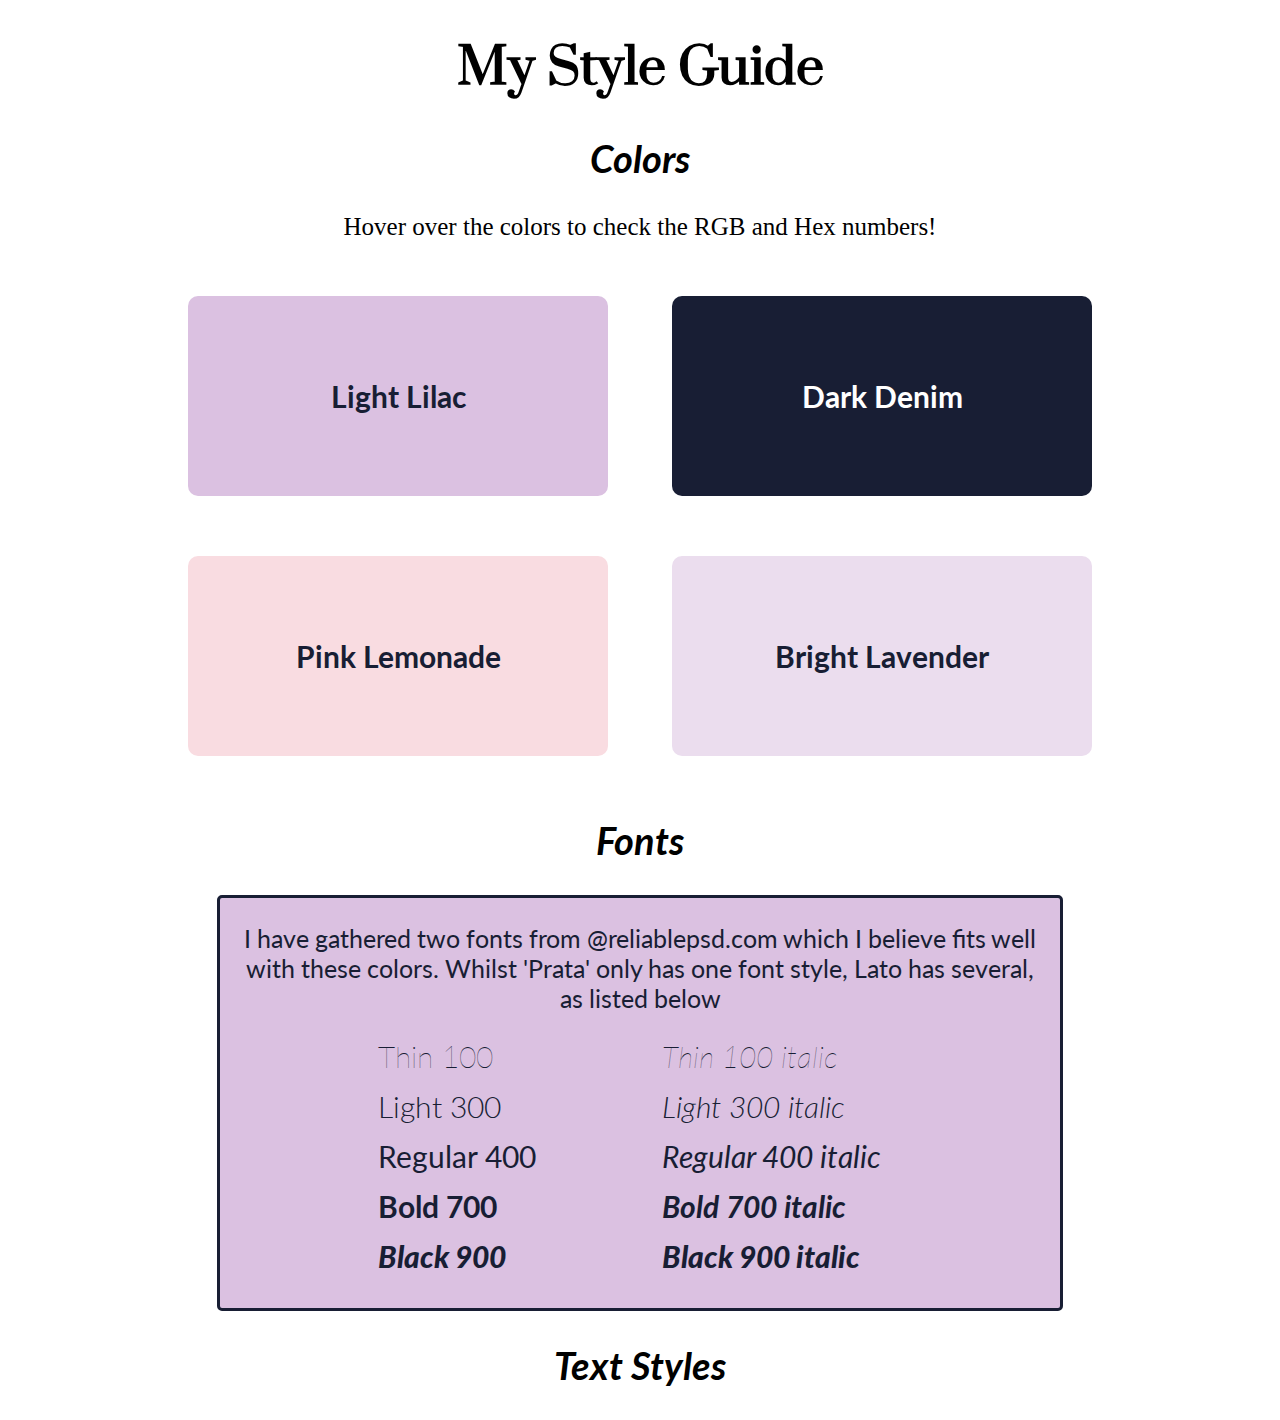
<file: index.html>
<!DOCTYPE html>
<html>
  <head>
    <link href="styles.css" rel="stylesheet">
    <div class='prata'>
        <link rel="preconnect" href="https://fonts.googleapis.com">
        <link rel="preconnect" href="https://fonts.gstatic.com" crossorigin>
        <link href="https://fonts.googleapis.com/css2?family=Prata&display=swap" rel="stylesheet">
    </div>
    <div class='lato'>
        <link rel="preconnect" href="https://fonts.googleapis.com">
        <link rel="preconnect" href="https://fonts.gstatic.com" crossorigin>
        <link href="https://fonts.googleapis.com/css2?family=Lato:ital,wght@0,100;0,300;0,400;0,700;0,900;1,100;1,300;1,400;1,700;1,900&display=swap" rel="stylesheet">
    </div>
  </head>
  <h1>My Style Guide</h1>
  <section class='colors'>
    <h2>Colors</h2>
    <p>Hover over the colors to check the RGB and Hex numbers!</p>
    <p class='values lilac'>Light Lilac</p>
    <p class='values denim'>Dark Denim</p>
    <p class='values lemonade'>Pink Lemonade</p>
    <p class='values lavender'>Bright Lavender</p>
  </section>
  <h2>Fonts</h2>
  <section class='fonts'>
    <div class='font-description'>
        <p>I have gathered two fonts from @reliablepsd.com which I believe fits well with these colors. Whilst 'Prata' only has one font style, Lato has several, as listed below</p>
        <ul>
            <li>Thin 100</li>
            <li>Thin 100 italic</li>
            <li>Light 300</li>
            <li>Light 300 italic</li>
            <li>Regular 400</li>
            <li>Regular 400 italic</li>
            <li>Bold 700</li>
            <li>Bold 700 italic</li>
            <li>Black 900</li>
            <li>Black 900 italic</li>
        </ul>
    </div>
  </section>
  <section class='text-styles'>
    <h2>Text Styles</h2>
  </section>
<html>
</file>
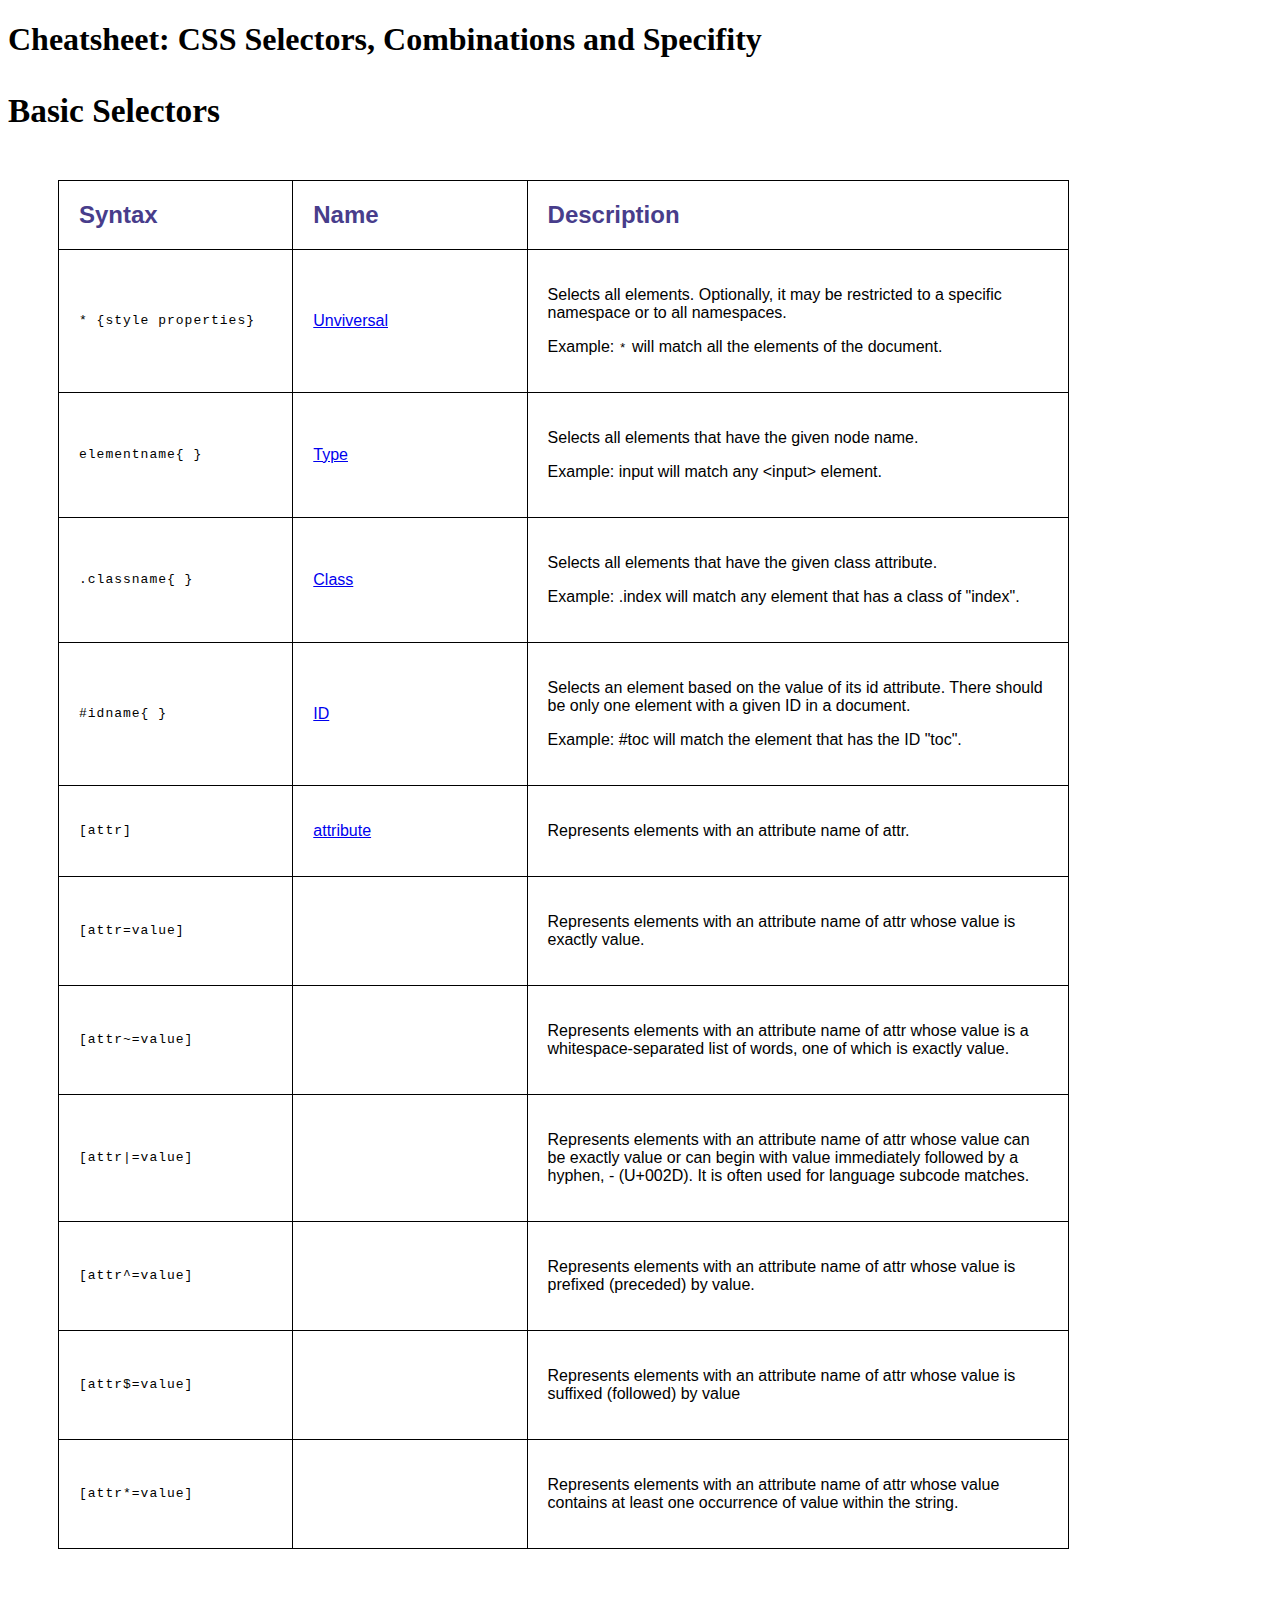
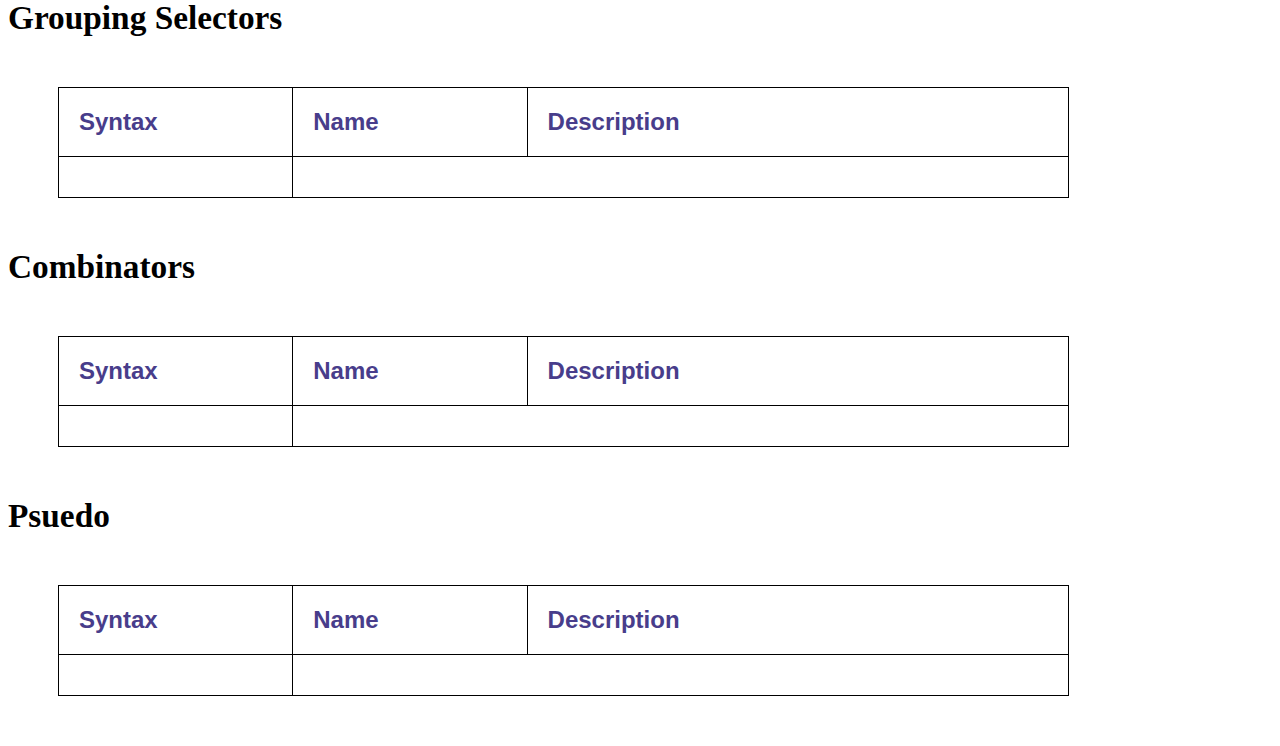
<file: html-css-cheatsheet-starting/index.html>
<!DOCTYPE html>
<html>
    <head>
        <h1>Cheatsheet: CSS Selectors, Combinations and Specifity</h1>
        <link href='styles.css' rel='stylesheet'>
    </head>
    <section>
        <p class='title'>Basic Selectors</p>
        <table>
            <thead>
                <tr>
                    <th>Syntax</th>
                    <th>Name</th>
                    <th>Description</th>
                </tr>
            </thead>
            <tbody>
                <tr>
                    <td class= 'code'>* {style properties}</td>
                    <td class='link'><a href='https://developer.mozilla.org/en-US/docs/Web/CSS/Universal_selectors' target="_blank">Unviversal</td>
                    <td>
                        <p>Selects all elements. Optionally, it may be restricted to a specific namespace or to all namespaces.</p>
                        <p>Example: <span class= 'code'>*</span> will match all the elements of the document.</p>
                    </td>
                </tr>
                <tr>
                    <td class='code'>elementname{ }</td>
                    <td class='link'><a href='https://developer.mozilla.org/en-US/docs/Web/CSS/Type_selectors' target="_blank">Type</td>
                    <td>
                        <p>Selects all elements that have the given node name.</p>
                        <p>Example: input will match any &lt;input&gt; element.</p>
                    </td>
                </tr>
                <tr>
                    <td class='code'>.classname{ }</td>
                    <td class='link'><a href='https://developer.mozilla.org/en-US/docs/Web/CSS/Class_selectors' target="_blank">Class</td>
                    <td>
                        <p>Selects all elements that have the given class attribute.</p>
                        <p>Example: .index will match any element that has a class of "index".</p>
                    </td>
                </tr>
                <tr>
                    <td class='code'>#idname{ }</td>
                    <td class='link'><a href='https://developer.mozilla.org/en-US/docs/Web/CSS/ID_selectors' target="_blank">ID</td>
                    <td>
                        <p>Selects an element based on the value of its id attribute. There should be only one element with a given ID in a document.</p>
                        <p>Example: #toc will match the element that has the ID "toc".</p>
                    </td>
                </tr>
                <tr>
                    <td class='code'>[attr]</td>
                    <td class='link'><a href='https://developer.mozilla.org/en-US/docs/Web/CSS/Attribute_selectors' target="_blank">attribute</td>
                    <td>
                        <p>Represents elements with an attribute name of attr.</p>
                    </td>
                </tr>
                <tr>
                    <td class='code'>[attr=value]</td>
                    <td></td>
                    <td>
                        <p>Represents elements with an attribute name of attr whose value is exactly value.</p>
                    </td>
                </tr>
                <tr>
                    <td class='code'>[attr~=value]</td>
                    <td></td>
                    <td>
                        <p>Represents elements with an attribute name of attr whose value is a whitespace-separated list of words, one of which is exactly value.</p>
                    </td>
                </tr>
                <tr>
                    <td class='code'>[attr|=value]</td>
                    <td></td>
                    <td>
                        <p>Represents elements with an attribute name of attr whose value can be exactly value or can begin with value immediately followed by a hyphen, - (U+002D). It is often used for language subcode matches.</p>
                    </td>
                </tr>
                <tr>
                    <td class='code'>[attr^=value]</td>
                    <td></td>
                    <td>
                        <p>Represents elements with an attribute name of attr whose value is prefixed (preceded) by value.</p>
                    </td>
                </tr>
                <tr>
                    <td class='code'>[attr$=value]</td>
                    <td></td>
                    <td>
                        <p>Represents elements with an attribute name of attr whose value is suffixed (followed) by value</p>
                    </td>
                </tr>
                <tr>
                    <td class='code'>[attr*=value]</td>
                    <td></td>
                    <td>
                        <p>Represents elements with an attribute name of attr whose value contains at least one occurrence of value within the string.</p>
                    </td>
                </tr>
            </tbody>
        </table>
    </section>
    <section>
        <p class='title'>Grouping Selectors</p>
        <table>
            <thead>
                <tr>
                    <th>Syntax</th>
                    <th>Name</th>
                    <th>Description</th>
                </tr>
            </thead>
            <tbody>
                <tr>
                    <td></td>
                </tr>
            </tbody>
        </table>
    </section>
    <section>
        <p class='title'>Combinators</p>
        <table>
            <thead>
                <tr>
                    <th>Syntax</th>
                    <th>Name</th>
                    <th>Description</th>
                </tr>
            </thead>
            <tbody>
                <tr>
                    <td></td>
                </tr>
            </tbody>
        </table>
    </section>
    <section>
        <p class='title'>Psuedo</p>
        <table>
            <thead>
                <tr>
                    <th>Syntax</th>
                    <th>Name</th>
                    <th>Description</th>
                </tr>
            </thead>
            <tbody>
                <tr>
                    <td></td>
                </tr>
            </tbody>
        </table>
    </section>
    





</html>
</file>
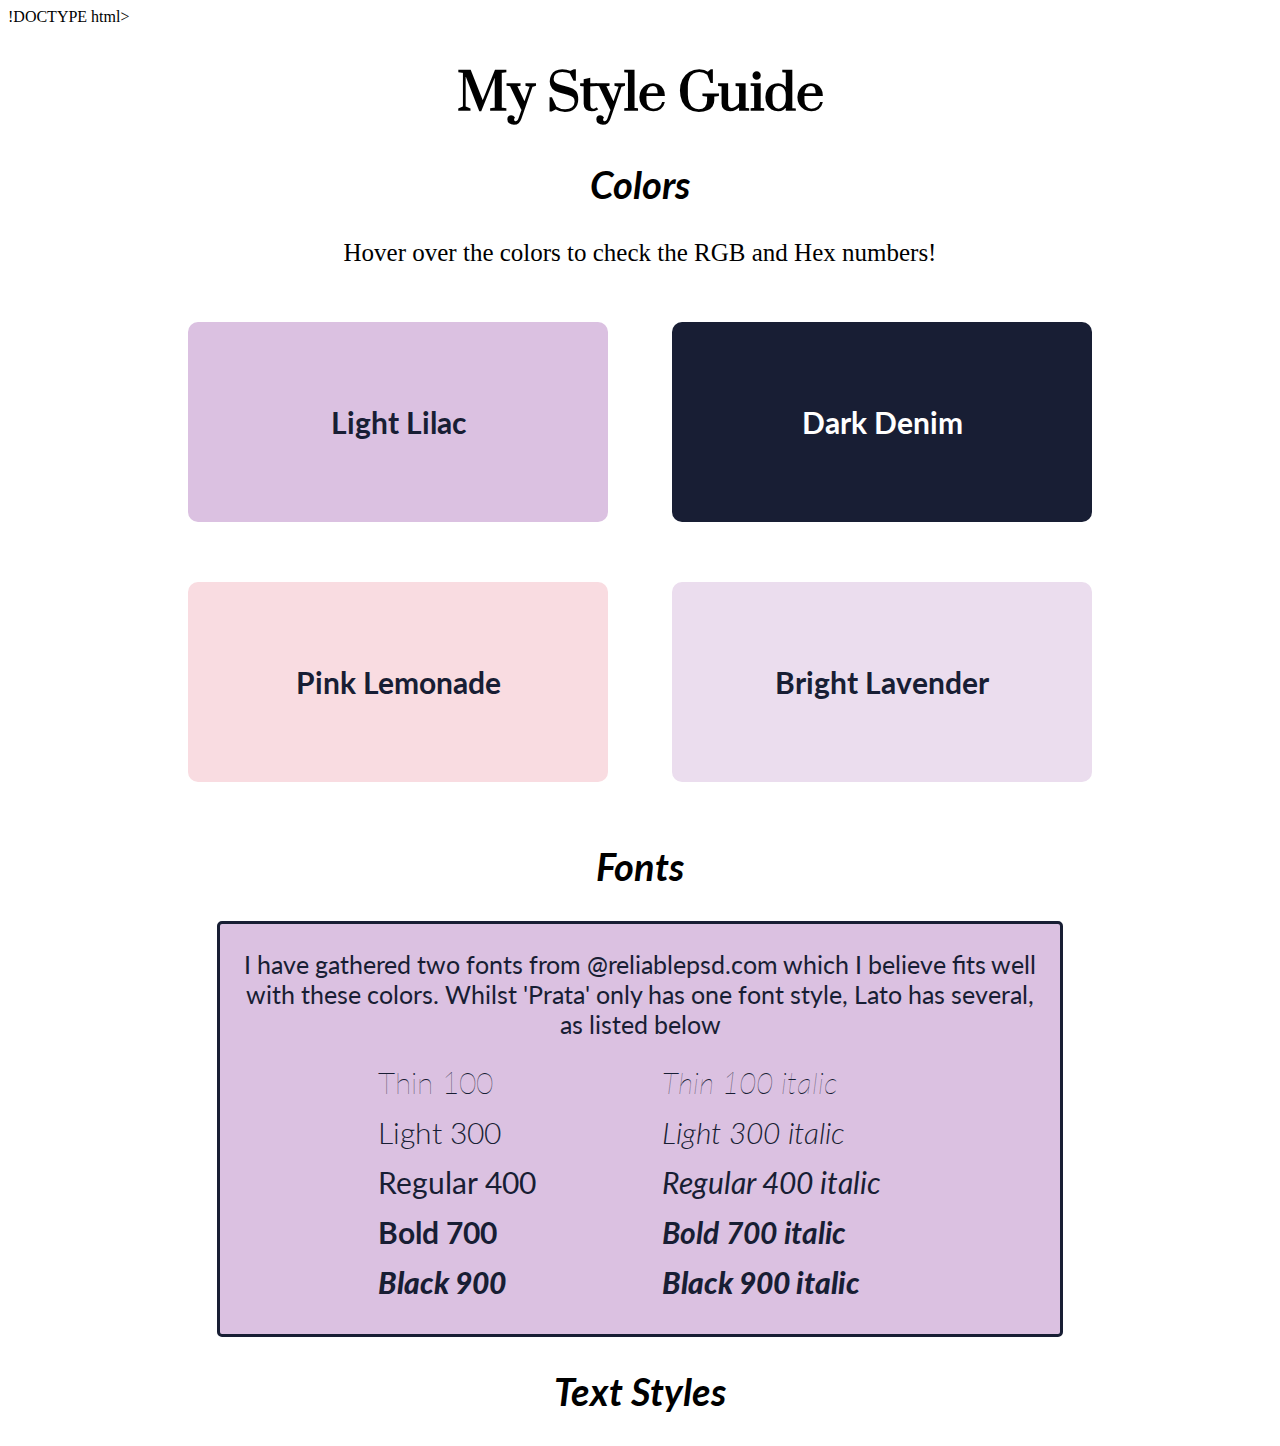
<file: website design system/index.html>
!DOCTYPE html>
<html>
  <head>
    <link href="styles.css" rel="stylesheet">
    <div class='prata'>
        <link rel="preconnect" href="https://fonts.googleapis.com">
        <link rel="preconnect" href="https://fonts.gstatic.com" crossorigin>
        <link href="https://fonts.googleapis.com/css2?family=Prata&display=swap" rel="stylesheet">
    </div>
    <div class='lato'>
        <link rel="preconnect" href="https://fonts.googleapis.com">
        <link rel="preconnect" href="https://fonts.gstatic.com" crossorigin>
        <link href="https://fonts.googleapis.com/css2?family=Lato:ital,wght@0,100;0,300;0,400;0,700;0,900;1,100;1,300;1,400;1,700;1,900&display=swap" rel="stylesheet">
    </div>
  </head>
  <h1>My Style Guide</h1>
  <section class='colors'>
    <h2>Colors</h2>
    <p>Hover over the colors to check the RGB and Hex numbers!</p>
    <p class='values lilac'>Light Lilac</p>
    <p class='values denim'>Dark Denim</p>
    <p class='values lemonade'>Pink Lemonade</p>
    <p class='values lavender'>Bright Lavender</p>
  </section>
  <h2>Fonts</h2>
  <section class='fonts'>
    <div class='font-description'>
        <p>I have gathered two fonts from @reliablepsd.com which I believe fits well with these colors. Whilst 'Prata' only has one font style, Lato has several, as listed below</p>
        <ul>
            <li>Thin 100</li>
            <li>Thin 100 italic</li>
            <li>Light 300</li>
            <li>Light 300 italic</li>
            <li>Regular 400</li>
            <li>Regular 400 italic</li>
            <li>Bold 700</li>
            <li>Bold 700 italic</li>
            <li>Black 900</li>
            <li>Black 900 italic</li>
        </ul>
    </div>
  </section>
  <section class='text-styles'>
    <h2>Text Styles</h2>
  </section>
<html>
</file>
<file: styles.css>
h1{
    text-align: center;
    font-family: 'Prata', serif;
    font-size: 50px;
}

h2{
    font-size: 38px;
    font-style: italic;
    text-align: center;
    font-family: 'Lato', sans-serif;
}


.colors{
    text-align: center;
}

.values{
    font-size: 30px;
    border-radius: 10px;
    width: 380px;
    height: 200px;
    margin: 30px;
    overflow: hidden;
    display: inline-flex;
    align-items: center;
    justify-content: center;
    font-family:'Lato', sans-serif;
    font-weight: 700;
}

.values.lilac{
    background-color: #DBC1E1;
    color: #181E34;
}
.values.denim{
    background-color: #181E34;
    color: white;
}

.values.lemonade{
    background-color: #F9DCE1;
    color: #181E34;

}

.values.lavender{
    background-color: #EBDDEE;
    color: #181E34;
}

.values.lilac:hover,.values.lemonade:hover,.values.denim:hover,.values.lavender:hover{
    background-size: cover;
    color: transparent;
    object-fit: cover;
}
.values.lilac:hover{
    background-image: url(./pictures/light\ lilac.png);
}

.values.denim:hover{
    background-image:url(./pictures/dark\ denim.png);
}

.values.lemonade:hover{
    background-image:url(./pictures/pink\ lemonade.png);
}

.values.lavender:hover{
    background-image: url(./pictures/bright\ lavender.png);
}

.fonts{
    background-color:#DBC1E1;
    color: #181E34;
    width: 840px;
    margin: 0 auto;
    border-radius: 5px;
    font-family: 'Lato', sans-serif;
    border: 3px solid #181E34;
    text-align: center;
}

p{
    font-size: 25px;
    padding: 0 20px;
}


ul{
    margin: 0 auto;
    padding-bottom: 20px;
    align-items: center;
}

ul li{
    font-size: 30px;
    list-style: none;
    display: inline-flex;
    width: 280px; 
    height: 50px;
}


li:nth-of-type(1){
    font-weight: 100;

}
li:nth-of-type(2){
    font-style:italic;
    font-weight: 100;
}
li:nth-of-type(3){
    font-weight: 300;
}
li:nth-of-type(4){
    font-weight: 300;
    font-style: italic;
}
li:nth-of-type(6){
    font-style: italic;
}
li:nth-of-type(7){
    font-weight: 700;
    font-style: bold;
}
li:nth-of-type(8){
    font-weight: bold;
    font-style: italic;
}
li:nth-of-type(9){
    font-weight: 900;
    font-style: italic;
}
li:nth-of-type(10){
    font-weight: 900;
    font-style: italic;
}
</file>
<file: html-css-cheatsheet-starting/styles.css>
.title{
    font-family:Georgia, 'Times New Roman', Times, serif;
    font-size: 25pt;
    font-weight: bold;
    text-align: left;
    }  

table, th, td{
    border: 1px solid black;
}

table {
    table-layout: fixed;
    width: 80%;
    text-align: left;
    border-collapse: collapse;
    font-family: 'Segoe UI', 'Open Sans', 'Helvetica Neue', sans-serif;
    margin: 50px;
    }

thead{
    color:darkslateblue;
    font-size: 18pt;
}
thead th:nth-child(1) {
  width: 15%;
}

thead th:nth-child(2) {
  width: 15%;
}

thead th:nth-child(3) {
  width: 40%;
}

th, td {
    padding: 20px;
}


.code {
    letter-spacing: 1px;
    font-family: monospace;
}
</file>
<file: website design system/styles.css>
h1{
    text-align: center;
    font-family: 'Prata', serif;
    font-size: 50px;
}

h2{
    font-size: 38px;
    font-style: italic;
    text-align: center;
    font-family: 'Lato', sans-serif;
}


.colors{
    text-align: center;
}

.values{
    font-size: 30px;
    border-radius: 10px;
    width: 380px;
    height: 200px;
    margin: 30px;
    overflow: hidden;
    display: inline-flex;
    align-items: center;
    justify-content: center;
    font-family:'Lato', sans-serif;
    font-weight: 700;
}

.values.lilac{
    background-color: #DBC1E1;
    color: #181E34;
}
.values.denim{
    background-color: #181E34;
    color: white;
}

.values.lemonade{
    background-color: #F9DCE1;
    color: #181E34;

}

.values.lavender{
    background-color: #EBDDEE;
    color: #181E34;
}

.values.lilac:hover,.values.lemonade:hover,.values.denim:hover,.values.lavender:hover{
    background-size: cover;
    color: transparent;
    object-fit: cover;
}
.values.lilac:hover{
    background-image: url(./pictures/light\ lilac.png);
}

.values.denim:hover{
    background-image:url(./pictures/dark\ denim.png);
}

.values.lemonade:hover{
    background-image:url(./pictures/pink\ lemonade.png);
}

.values.lavender:hover{
    background-image: url(./pictures/bright\ lavender.png);
}

.fonts{
    background-color:#DBC1E1;
    color: #181E34;
    width: 840px;
    margin: 0 auto;
    border-radius: 5px;
    font-family: 'Lato', sans-serif;
    border: 3px solid #181E34;
    text-align: center;
}

p{
    font-size: 25px;
    padding: 0 20px;
}


ul{
    margin: 0 auto;
    padding-bottom: 20px;
    align-items: center;
}

ul li{
    font-size: 30px;
    list-style: none;
    display: inline-flex;
    width: 280px; 
    height: 50px;
}


li:nth-of-type(1){
    font-weight: 100;

}
li:nth-of-type(2){
    font-style:italic;
    font-weight: 100;
}
li:nth-of-type(3){
    font-weight: 300;
}
li:nth-of-type(4){
    font-weight: 300;
    font-style: italic;
}
li:nth-of-type(6){
    font-style: italic;
}
li:nth-of-type(7){
    font-weight: 700;
    font-style: bold;
}
li:nth-of-type(8){
    font-weight: bold;
    font-style: italic;
}
li:nth-of-type(9){
    font-weight: 900;
    font-style: italic;
}
li:nth-of-type(10){
    font-weight: 900;
    font-style: italic;
}
</file>
